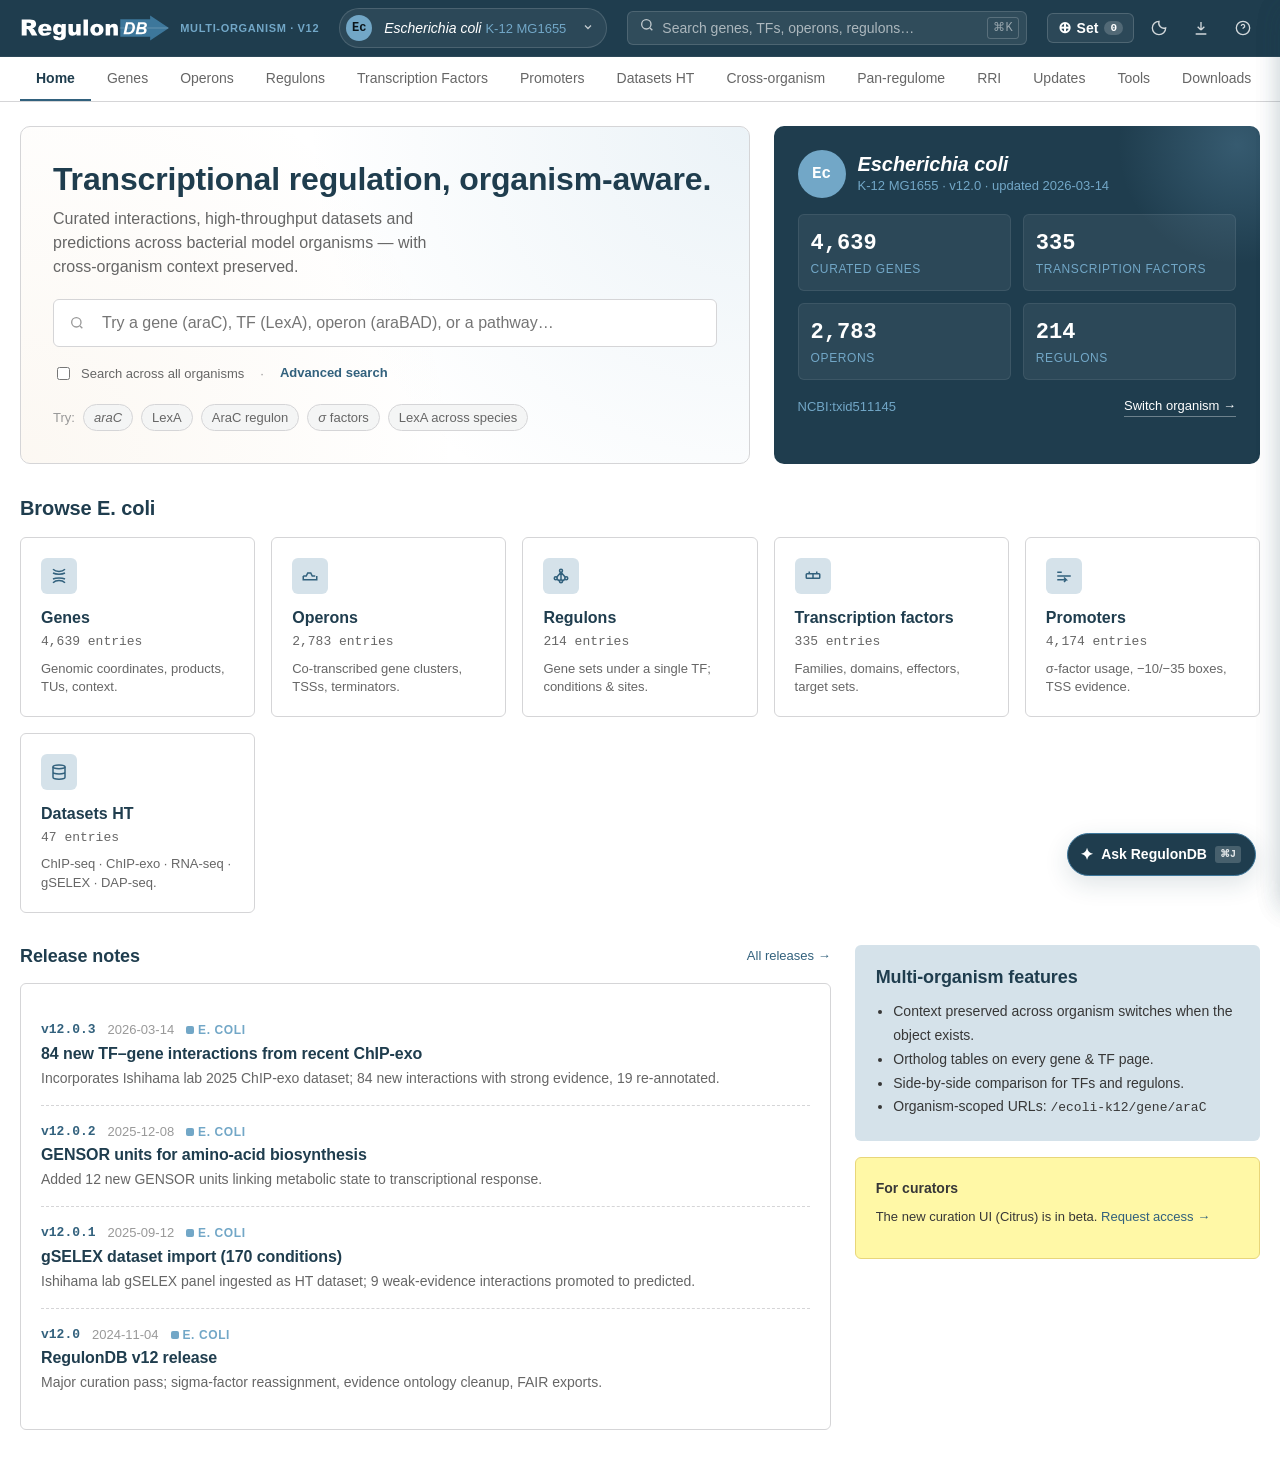
<file: index.html>
<!DOCTYPE html>
<html lang="en">
<head>
  <meta charset="utf-8">
  <title>RegulonDB MG — Multi-organism prototype</title>
  <meta http-equiv="refresh" content="0; url=regulondb_mg_prototype.html">
  <link rel="canonical" href="regulondb_mg_prototype.html">
  <script>window.location.replace("regulondb_mg_prototype.html" + window.location.hash);</script>
  <style>
    body { font: 14px/1.5 -apple-system, BlinkMacSystemFont, Arial, sans-serif; color: #373737; padding: 40px; }
    a { color: #32617D; }
  </style>
</head>
<body>
  <p>Redirecting to <a href="regulondb_mg_prototype.html">regulondb_mg_prototype.html</a>…</p>
</body>
</html>
</file>
<file: regulondb/tokens.css>
/* =========================================================================
   RegulonDB Multi-Organism — Design Tokens
   Semantic layer on top of the brand palette specified in the brief.
   All tokens use relative units for type; spacing uses rem multiples.
   ========================================================================= */

:root {
  /* ---- Brand palette (from brief) ---- */
  --blue-1: #1F3D4E;   /* darkest — headers, titles */
  --blue-2: #32617D;   /* mid-dark — links, primary CTAs */
  --blue-3: #3D779B;   /* mid — hover, accents */
  --blue-4: #72A7C7;   /* light — badges, soft highlights */
  --blue-5: #D5E2EA;   /* very light — section backgrounds, cards */

  --grey-1: #373737;   /* body text */
  --grey-2: #666666;   /* secondary text */
  --grey-3: #999999;   /* tertiary, placeholders */
  --grey-4: #D5D5D7;   /* borders, dividers */
  --grey-5: #F4F5F5;   /* subtle surface */
  --rest:   #FFFFFF;   /* canvas */

  --error: #C93A1D;
  --accent: #C98528;
  --accent-light: #D2A769;
  --postit: #FFF8A6;

  /* ---- Semantic surfaces ---- */
  --surface-canvas: var(--rest);
  --surface-raised: var(--rest);
  --surface-sunken: var(--grey-5);
  --surface-section: var(--blue-5);
  --surface-note: var(--postit);
  --surface-header: var(--blue-1);

  /* ---- Semantic text ---- */
  --text-primary: var(--grey-1);
  --text-secondary: var(--grey-2);
  --text-tertiary: var(--grey-3);
  --text-on-dark: #ffffff;
  --text-link: var(--blue-2);
  --text-link-hover: var(--blue-3);
  --text-title: var(--blue-1);

  /* ---- Semantic borders ---- */
  --border-default: var(--grey-4);
  --border-strong: var(--grey-3);
  --border-focus: var(--blue-3);
  --border-subtle: #e8eaec;

  /* ---- Evidence roles ---- */
  --evidence-curated-bg: #e3ecf2;
  --evidence-curated-fg: var(--blue-2);
  --evidence-predicted-bg: #f6ead7;
  --evidence-predicted-fg: #8a5a15;
  --evidence-ht-bg: #e8e1ef;
  --evidence-ht-fg: #5a3b86;
  --evidence-weak-bg: #fde8e4;
  --evidence-weak-fg: var(--error);

  /* ---- Object-type accents (consistent iconography color) ---- */
  --obj-gene: #2f6b48;
  --obj-operon: #7a4a1e;
  --obj-tf: #6b2f64;
  --obj-regulon: #1a4d6b;
  --obj-promoter: #a14522;
  --obj-dataset: #3d4a7a;

  /* ---- Typography ---- */
  --font-sans: Arial, "Helvetica Neue", Helvetica, sans-serif;
  --font-serif: "Times New Roman", Times, serif;
  --font-mono: ui-monospace, "SF Mono", Menlo, Consolas, monospace;

  /* Type scale — relative (brief requires no hard px for type).
     Base = 16px in browsers; these follow the spec sizes as rem. */
  --fs-h1: 1.5rem;     /* 24 */
  --fs-h2: 1.375rem;   /* 22 */
  --fs-h3: 1.25rem;    /* 20 */
  --fs-h4: 1.125rem;   /* 18 */
  --fs-body-lg: 1rem;    /* 16 — "relevant text" */
  --fs-body: 0.875rem;   /* 14 — "normal text" */
  --fs-small: 0.8125rem; /* 13 */
  --fs-micro: 0.75rem;   /* 12 — micro-labels only, not body */

  --lh-tight: 1.25;
  --lh-normal: 1.5;
  --lh-loose: 1.7;

  /* ---- Spacing (4/8 base) ---- */
  --sp-1: 0.25rem;
  --sp-2: 0.5rem;
  --sp-3: 0.75rem;
  --sp-4: 1rem;
  --sp-5: 1.25rem;
  --sp-6: 1.5rem;
  --sp-7: 2rem;
  --sp-8: 2.5rem;
  --sp-9: 3rem;
  --sp-10: 4rem;

  /* ---- Radii ---- */
  --radius-sm: 3px;
  --radius-md: 6px;
  --radius-lg: 10px;
  --radius-pill: 999px;

  /* ---- Shadows (restrained, scientific) ---- */
  --shadow-1: 0 1px 2px rgba(31, 61, 78, 0.06);
  --shadow-2: 0 2px 6px rgba(31, 61, 78, 0.10);
  --shadow-3: 0 8px 24px rgba(31, 61, 78, 0.14);

  /* ---- Layout ---- */
  --container-max: 1400px;
  --header-height: 56px;
  --subheader-height: 44px;
  --rail-width: 220px;
  --transition-fast: 120ms ease;
  --transition-med: 200ms ease;

  /* ---- Focus ring (WCAG AA) ---- */
  --focus-ring: 0 0 0 2px var(--rest), 0 0 0 4px var(--blue-3);
}

/* =========================================================================
   Dark mode — semantic tokens remapped; brand hues preserved via shift
   ========================================================================= */
[data-theme="dark"] {
  --surface-canvas: #0f1b22;
  --surface-raised: #162731;
  --surface-sunken: #0b141a;
  --surface-section: #1a2d38;
  --surface-note: #4a4721;
  --surface-header: #0a141a;

  --text-primary: #e6ecef;
  --text-secondary: #a7b4bb;
  --text-tertiary: #7a8890;
  --text-on-dark: #ffffff;
  --text-link: #9cc5dc;
  --text-link-hover: #bfdcec;
  --text-title: #e6ecef;

  --border-default: #2a3d48;
  --border-strong: #3b5260;
  --border-subtle: #1e2e38;

  --evidence-curated-bg: #1b2e3a;
  --evidence-curated-fg: #9cc5dc;
  --evidence-predicted-bg: #3a2c15;
  --evidence-predicted-fg: #e3b977;
  --evidence-ht-bg: #2b2338;
  --evidence-ht-fg: #c7b0e8;
  --evidence-weak-bg: #3a1f18;
  --evidence-weak-fg: #ef7d67;

  --shadow-1: 0 1px 2px rgba(0, 0, 0, 0.4);
  --shadow-2: 0 2px 6px rgba(0, 0, 0, 0.5);
  --shadow-3: 0 8px 24px rgba(0, 0, 0, 0.55);
}

@media (prefers-color-scheme: dark) {
  :root:not([data-theme="light"]) {
    --surface-canvas: #0f1b22;
    --surface-raised: #162731;
    --surface-sunken: #0b141a;
    --surface-section: #1a2d38;
    --surface-note: #4a4721;
    --surface-header: #0a141a;
    --text-primary: #e6ecef;
    --text-secondary: #a7b4bb;
    --text-tertiary: #7a8890;
    --text-link: #9cc5dc;
    --text-link-hover: #bfdcec;
    --text-title: #e6ecef;
    --border-default: #2a3d48;
    --border-strong: #3b5260;
    --border-subtle: #1e2e38;
    --evidence-curated-bg: #1b2e3a;
    --evidence-curated-fg: #9cc5dc;
    --evidence-predicted-bg: #3a2c15;
    --evidence-predicted-fg: #e3b977;
  }
}
</file>
<file: regulondb/styles.css>
/* =========================================================================
   RegulonDB MG — Components & Layout
   ========================================================================= */

*, *::before, *::after { box-sizing: border-box; }

html { scroll-behavior: smooth; }

body {
  margin: 0;
  font-family: var(--font-sans);
  font-size: var(--fs-body);
  line-height: var(--lh-normal);
  color: var(--text-primary);
  background: var(--surface-canvas);
  -webkit-font-smoothing: antialiased;
  text-rendering: optimizeLegibility;
}

/* --- Typography base --- */
h1, h2, h3, h4 {
  font-family: var(--font-sans);
  font-weight: 700;
  color: var(--text-title);
  margin: 0;
  line-height: var(--lh-tight);
  letter-spacing: -0.005em;
}
h1 { font-size: var(--fs-h1); }
h2 { font-size: var(--fs-h2); }
h3 { font-size: var(--fs-h3); }
h4 { font-size: var(--fs-h4); }

p { margin: 0 0 var(--sp-3); }

a {
  color: var(--text-link);
  text-decoration: none;
  border-bottom: 1px solid transparent;
  transition: color var(--transition-fast), border-color var(--transition-fast);
}
a:hover { color: var(--text-link-hover); border-bottom-color: currentColor; }
a:focus-visible { outline: none; box-shadow: var(--focus-ring); border-radius: 2px; }

button {
  font-family: inherit;
  font-size: inherit;
  cursor: pointer;
  border: none;
  background: none;
  color: inherit;
}
button:focus-visible { outline: none; box-shadow: var(--focus-ring); border-radius: var(--radius-md); }

/* Scientific nomenclature helpers */
.gene, .taxon { font-style: italic; }
.protein { font-style: normal; }
.citation { font-family: var(--font-serif); font-style: italic; color: var(--text-secondary); }

/* Skip link */
.skip-link {
  position: absolute; left: -9999px; top: 0;
  background: var(--blue-1); color: #fff; padding: var(--sp-2) var(--sp-4);
  z-index: 1000; border-radius: 0 0 var(--radius-md) 0;
}
.skip-link:focus { left: 0; }

/* =========================================================================
   HEADER + ORGANISM SELECTOR
   ========================================================================= */
.app-header {
  position: sticky; top: 0; z-index: 50;
  background: var(--surface-header);
  color: var(--text-on-dark);
  border-bottom: 1px solid rgba(255,255,255,0.06);
}
.app-header__inner {
  max-width: var(--container-max);
  margin: 0 auto;
  padding: 0 var(--sp-5);
  height: var(--header-height);
  display: flex; align-items: center; gap: var(--sp-5);
}
.brand {
  display: flex; align-items: center; gap: 10px;
  color: #fff; border-bottom: none;
  text-decoration: none;
}
.brand:hover { color: #fff; border-bottom: none; }
.brand__logo {
  display: block;
  height: 26px;
  width: auto;
  flex: none;
}
.brand__strap {
  font-weight: 700; font-size: 0.6875rem;
  color: var(--blue-4); letter-spacing: 0.06em; text-transform: uppercase;
}
@media (max-width: 760px) {
  .brand__logo { height: 22px; }
  .brand__strap { display: none; }
}

/* Organism pill in header */
.org-pill {
  display: flex; align-items: center; gap: var(--sp-3);
  background: rgba(255,255,255,0.06);
  border: 1px solid rgba(255,255,255,0.14);
  color: #fff;
  padding: 0.375rem var(--sp-3) 0.375rem 0.375rem;
  border-radius: var(--radius-pill);
  font-size: var(--fs-body);
  transition: background var(--transition-fast), border-color var(--transition-fast);
}
.org-pill:hover { background: rgba(255,255,255,0.12); border-color: rgba(255,255,255,0.22); }
.org-pill__avatar {
  width: 26px; height: 26px; border-radius: 50%;
  display: grid; place-items: center;
  font-family: var(--font-mono); font-size: 0.75rem; font-weight: 700;
  color: #0a141a;
}
.org-pill__strain { color: var(--blue-4); margin-left: var(--sp-1); font-size: var(--fs-small); }
.org-pill__chevron { opacity: 0.7; margin-left: var(--sp-1); }
.org-pill { position: relative; }

/* Dropdown variant (anchored to pill) */
.org-dropdown {
  position: absolute;
  top: calc(100% + 6px); left: 0;
  width: 320px;
  background: var(--surface-raised);
  border: 1px solid var(--border-default);
  border-radius: var(--radius-md);
  box-shadow: var(--shadow-3);
  z-index: 80;
  padding: var(--sp-2);
  display: none;
}
.org-dropdown.is-open { display: block; }
.org-dropdown__search {
  position: relative;
  padding: var(--sp-1) var(--sp-1) var(--sp-2);
  border-bottom: 1px solid var(--border-default);
  margin-bottom: var(--sp-2);
}
.org-dropdown__search input {
  width: 100%; height: 32px;
  padding: 0 var(--sp-2) 0 2rem;
  border: 1px solid var(--border-default);
  border-radius: var(--radius-sm);
  background: var(--surface-sunken);
  color: var(--text-primary);
  font-family: inherit; font-size: var(--fs-small);
}
.org-dropdown__search input:focus { outline: none; border-color: var(--blue-3); background: var(--surface-raised); }
.org-dropdown__search svg {
  position: absolute; left: calc(var(--sp-1) + var(--sp-2)); top: 50%; transform: translate(0, -40%);
  color: var(--text-tertiary);
}
.org-dd-row {
  display: flex; align-items: center; gap: var(--sp-3);
  width: 100%; text-align: left;
  padding: var(--sp-2) var(--sp-2);
  border-radius: var(--radius-sm);
  color: var(--text-primary);
  border: none; background: none;
  font-size: var(--fs-body);
  cursor: pointer;
}
.org-dd-row:hover, .org-dd-row:focus-visible { background: var(--surface-section); outline: none; }
.org-dd-row__avatar {
  width: 28px; height: 28px; border-radius: 50%;
  display: grid; place-items: center;
  font-family: var(--font-mono); font-size: 0.75rem; font-weight: 700; color: #0a141a;
  flex-shrink: 0;
}
.org-dd-row__name { font-weight: 700; color: var(--text-title); }
.org-dd-row__name em { font-style: italic; }
.org-dd-row__strain { font-size: var(--fs-small); color: var(--text-secondary); }
.org-dd-row__count { margin-left: auto; font-family: var(--font-mono); font-size: var(--fs-micro); color: var(--text-tertiary); }
.org-dd-row.is-active { background: var(--surface-section); }
.org-dd-row.is-active .org-dd-row__name::after {
  content: '●'; color: var(--blue-2); margin-left: 6px; font-size: 0.7em;
}
[data-theme="dark"] .org-dd-row.is-active .org-dd-row__name::after { color: var(--blue-4); }
.org-dropdown__foot {
  padding: var(--sp-2) var(--sp-3);
  border-top: 1px solid var(--border-default);
  margin-top: var(--sp-2);
  font-size: var(--fs-micro); color: var(--text-tertiary);
  display: flex; justify-content: space-between; align-items: center;
}
.org-dropdown__foot button {
  font-size: var(--fs-micro); color: var(--text-link); font-weight: 700;
}

/* Global search in header */
.header-search {
  flex: 1;
  max-width: 560px;
  position: relative;
}
.header-search input {
  width: 100%;
  height: 34px;
  background: rgba(255,255,255,0.08);
  border: 1px solid rgba(255,255,255,0.14);
  color: #fff;
  padding: 0 var(--sp-3) 0 2.125rem;
  border-radius: var(--radius-md);
  font-size: var(--fs-body);
  font-family: inherit;
}
.header-search input::placeholder { color: rgba(255,255,255,0.6); }
.header-search input:focus {
  outline: none;
  background: rgba(255,255,255,0.14);
  border-color: var(--blue-4);
}
.header-search__icon {
  position: absolute; left: var(--sp-3); top: 50%; transform: translateY(-50%);
  color: rgba(255,255,255,0.7);
  pointer-events: none;
}
.header-search__kbd {
  position: absolute; right: var(--sp-2); top: 50%; transform: translateY(-50%);
  font-family: var(--font-mono); font-size: var(--fs-micro);
  color: rgba(255,255,255,0.5);
  border: 1px solid rgba(255,255,255,0.2);
  border-radius: 3px;
  padding: 1px 5px;
}

.header-right { margin-left: auto; display: flex; align-items: center; gap: var(--sp-2); }
.icon-btn {
  width: 34px; height: 34px;
  border-radius: var(--radius-md);
  display: grid; place-items: center;
  color: rgba(255,255,255,0.8);
  transition: background var(--transition-fast), color var(--transition-fast);
}
.icon-btn:hover { background: rgba(255,255,255,0.1); color: #fff; }

/* Primary nav row below header */
.app-nav {
  background: var(--surface-raised);
  border-bottom: 1px solid var(--border-default);
  position: sticky; top: var(--header-height); z-index: 40;
}
.app-nav__inner {
  max-width: var(--container-max);
  margin: 0 auto;
  padding: 0 var(--sp-5);
  height: var(--subheader-height);
  display: flex; align-items: stretch; gap: 0;
  overflow-x: auto;
}
.app-nav a {
  display: flex; align-items: center; gap: var(--sp-2);
  padding: 0 var(--sp-4);
  font-size: var(--fs-body);
  color: var(--text-secondary);
  border-bottom: 2px solid transparent;
  white-space: nowrap;
}
.app-nav a:hover { color: var(--text-primary); border-bottom-color: var(--border-default); }
.app-nav a.is-active {
  color: var(--blue-1); border-bottom-color: var(--blue-2);
  font-weight: 700;
}
[data-theme="dark"] .app-nav a.is-active { color: var(--text-primary); border-bottom-color: var(--blue-4); }

/* =========================================================================
   ORGANISM DRAWER (opened from pill)
   ========================================================================= */
.drawer-backdrop {
  position: fixed; inset: 0;
  background: rgba(15, 27, 34, 0.5);
  backdrop-filter: blur(2px);
  z-index: 100;
  opacity: 0; pointer-events: none;
  transition: opacity var(--transition-med);
}
.drawer-backdrop.is-open { opacity: 1; pointer-events: auto; }

.drawer {
  position: fixed; top: 0; right: 0; bottom: 0;
  width: min(440px, 100vw);
  background: var(--surface-raised);
  box-shadow: var(--shadow-3);
  z-index: 101;
  transform: translateX(100%);
  transition: transform var(--transition-med);
  display: flex; flex-direction: column;
}
.drawer.is-open { transform: translateX(0); }
.drawer__header {
  padding: var(--sp-5);
  border-bottom: 1px solid var(--border-default);
  display: flex; justify-content: space-between; align-items: flex-start; gap: var(--sp-4);
}
.drawer__header h2 { font-size: var(--fs-h3); }
.drawer__header p { font-size: var(--fs-body); color: var(--text-secondary); margin: var(--sp-1) 0 0; }
.drawer__close {
  width: 32px; height: 32px; border-radius: var(--radius-md);
  color: var(--text-secondary);
}
.drawer__close:hover { background: var(--surface-sunken); color: var(--text-primary); }

.drawer__search {
  padding: var(--sp-4) var(--sp-5);
  border-bottom: 1px solid var(--border-default);
  position: relative;
}
.drawer__search input {
  width: 100%; height: 36px;
  padding: 0 var(--sp-3) 0 2.125rem;
  border: 1px solid var(--border-default);
  border-radius: var(--radius-md);
  font-size: var(--fs-body);
  font-family: inherit;
  background: var(--surface-sunken);
  color: var(--text-primary);
}
.drawer__search input:focus { outline: none; border-color: var(--blue-3); background: var(--surface-raised); }
.drawer__search svg {
  position: absolute; left: calc(var(--sp-5) + var(--sp-3));
  top: 50%; transform: translateY(-50%);
  color: var(--text-tertiary);
}

.drawer__list {
  flex: 1; overflow-y: auto;
  padding: var(--sp-3);
}
.org-card {
  display: block;
  width: 100%;
  text-align: left;
  padding: var(--sp-4);
  border-radius: var(--radius-md);
  border: 1px solid var(--border-default);
  background: var(--surface-raised);
  margin-bottom: var(--sp-3);
  cursor: pointer;
  transition: border-color var(--transition-fast), background var(--transition-fast);
  color: var(--text-primary);
}
.org-card:hover { border-color: var(--blue-3); background: var(--surface-sunken); }
.org-card.is-active { border-color: var(--blue-2); background: var(--surface-section); }
.org-card__top { display: flex; align-items: center; gap: var(--sp-3); margin-bottom: var(--sp-3); }
.org-card__avatar {
  width: 40px; height: 40px; border-radius: 50%;
  display: grid; place-items: center;
  font-family: var(--font-mono); font-size: 0.9rem; font-weight: 700; color: #0a141a;
  flex-shrink: 0;
}
.org-card__name {
  font-weight: 700; color: var(--text-title); font-size: var(--fs-body-lg);
}
.org-card__name em { font-style: italic; }
.org-card__strain { font-size: var(--fs-small); color: var(--text-secondary); }
.org-card__active-badge {
  margin-left: auto;
  font-size: var(--fs-micro); text-transform: uppercase; letter-spacing: 0.05em;
  color: var(--blue-2); font-weight: 700;
}
[data-theme="dark"] .org-card__active-badge { color: var(--blue-4); }
.org-card__stats {
  display: grid; grid-template-columns: repeat(4, 1fr); gap: var(--sp-2);
  padding-top: var(--sp-3);
  border-top: 1px dashed var(--border-default);
}
.org-card__stat { text-align: left; }
.org-card__stat-value {
  font-family: var(--font-mono); font-size: var(--fs-body); font-weight: 700;
  color: var(--text-title);
}
.org-card__stat-label {
  font-size: var(--fs-micro); color: var(--text-tertiary);
  text-transform: uppercase; letter-spacing: 0.04em;
}

/* =========================================================================
   LAYOUT HELPERS
   ========================================================================= */
.container {
  max-width: var(--container-max);
  margin: 0 auto;
  padding: var(--sp-6) var(--sp-5) var(--sp-9);
}

.breadcrumbs {
  display: flex; align-items: center; flex-wrap: wrap; gap: var(--sp-1);
  font-size: var(--fs-small);
  color: var(--text-secondary);
  margin-bottom: var(--sp-4);
}
.breadcrumbs a { color: var(--text-secondary); border-bottom: none; }
.breadcrumbs a:hover { color: var(--text-link); }
.breadcrumbs .sep { color: var(--text-tertiary); margin: 0 var(--sp-1); }
.breadcrumbs .current { color: var(--text-primary); font-weight: 700; }

/* =========================================================================
   BADGES & CHIPS
   ========================================================================= */
.badge {
  display: inline-flex; align-items: center; gap: 0.3em;
  padding: 0.15rem 0.5rem;
  border-radius: var(--radius-pill);
  font-size: var(--fs-micro);
  font-weight: 700;
  letter-spacing: 0.02em;
  line-height: 1.4;
  white-space: nowrap;
  text-transform: uppercase;
}
.badge--curated { background: var(--evidence-curated-bg); color: var(--evidence-curated-fg); }
.badge--predicted { background: var(--evidence-predicted-bg); color: var(--evidence-predicted-fg); }
.badge--ht { background: var(--evidence-ht-bg); color: var(--evidence-ht-fg); }
.badge--weak { background: var(--evidence-weak-bg); color: var(--evidence-weak-fg); }
.badge--plain {
  background: var(--surface-sunken); color: var(--text-secondary);
  border: 1px solid var(--border-default);
}

.evidence-code {
  display: inline-flex; align-items: center; gap: 4px;
  font-family: var(--font-mono);
  font-size: var(--fs-micro);
  padding: 1px 5px;
  background: var(--surface-sunken);
  border: 1px solid var(--border-default);
  border-radius: var(--radius-sm);
  color: var(--text-secondary);
  cursor: help;
  text-transform: none;
}

.obj-tag {
  display: inline-flex; align-items: center; gap: 4px;
  font-size: var(--fs-micro);
  font-weight: 700;
  text-transform: uppercase;
  letter-spacing: 0.05em;
}
.obj-tag::before {
  content: ''; width: 8px; height: 8px; border-radius: 2px;
  display: inline-block;
  background: currentColor;
}
.obj-tag--gene { color: var(--obj-gene); }
.obj-tag--operon { color: var(--obj-operon); }
.obj-tag--tf { color: var(--obj-tf); }
.obj-tag--regulon { color: var(--obj-regulon); }
.obj-tag--promoter { color: var(--obj-promoter); }
.obj-tag--dataset { color: var(--obj-dataset); }

/* =========================================================================
   BUTTONS
   ========================================================================= */
.btn {
  display: inline-flex; align-items: center; justify-content: center;
  gap: var(--sp-2);
  padding: 0.5rem var(--sp-4);
  border-radius: var(--radius-md);
  font-size: var(--fs-body);
  font-weight: 700;
  font-family: inherit;
  border: 1px solid transparent;
  transition: background var(--transition-fast), color var(--transition-fast), border-color var(--transition-fast);
  line-height: 1.2;
}
.btn--primary { background: var(--blue-2); color: #fff; }
.btn--primary:hover { background: var(--blue-1); }
.btn--secondary {
  background: var(--surface-raised);
  color: var(--text-link);
  border-color: var(--border-default);
}
.btn--secondary:hover { border-color: var(--blue-3); color: var(--text-link-hover); }
.btn--ghost {
  background: transparent; color: var(--text-secondary); border: 1px solid transparent;
}
.btn--ghost:hover { background: var(--surface-sunken); color: var(--text-primary); }
.btn--accent {
  background: var(--surface-raised); color: var(--accent); border-color: var(--accent-light);
}
.btn--accent:hover { background: #fdf4e5; }
[data-theme="dark"] .btn--accent:hover { background: #2b1f10; }
.btn--sm { padding: 0.3rem var(--sp-3); font-size: var(--fs-small); }

/* =========================================================================
   CARDS & PANELS
   ========================================================================= */
.card {
  background: var(--surface-raised);
  border: 1px solid var(--border-default);
  border-radius: var(--radius-md);
  padding: var(--sp-5);
}
.card--sunken { background: var(--surface-sunken); }
.card--section { background: var(--surface-section); border-color: transparent; }
.card--note { background: var(--surface-note); border-color: #e8d67a; }
[data-theme="dark"] .card--note { border-color: #6a6430; color: #f1ead0; }

.card__title { font-size: var(--fs-h4); margin-bottom: var(--sp-3); }
.card__hd {
  display: flex; justify-content: space-between; align-items: center;
  margin-bottom: var(--sp-4); gap: var(--sp-3);
}
.card__hd h3 { font-size: var(--fs-h4); }

/* key-value list */
.kv { display: grid; grid-template-columns: 9rem 1fr; gap: var(--sp-2) var(--sp-4); font-size: var(--fs-body); }
.kv dt { color: var(--text-secondary); font-weight: 400; }
.kv dd { margin: 0; color: var(--text-primary); }

/* =========================================================================
   TABLES
   ========================================================================= */
.table-wrap {
  overflow-x: auto;
  border: 1px solid var(--border-default);
  border-radius: var(--radius-md);
  background: var(--surface-raised);
}
.table-wrap__toolbar {
  display: flex; justify-content: space-between; align-items: center; gap: var(--sp-3);
  padding: var(--sp-3) var(--sp-4);
  border-bottom: 1px solid var(--border-default);
  background: var(--surface-sunken);
  flex-wrap: wrap;
}
.table-wrap__toolbar .export { display: flex; gap: var(--sp-1); align-items: center; }
table.data {
  width: 100%;
  border-collapse: collapse;
  font-size: var(--fs-body);
}
table.data th, table.data td {
  padding: var(--sp-3) var(--sp-4);
  text-align: left;
  border-bottom: 1px solid var(--border-subtle);
  vertical-align: top;
}
table.data th {
  background: var(--surface-sunken);
  font-weight: 700; font-size: var(--fs-small);
  color: var(--text-secondary);
  text-transform: uppercase;
  letter-spacing: 0.04em;
  border-bottom: 1px solid var(--border-default);
  white-space: nowrap;
  position: sticky; top: 0;
}
table.data tbody tr:hover { background: var(--surface-sunken); }
table.data tr:last-child td { border-bottom: none; }
.anchor-col { position: sticky; left: 0; background: var(--surface-raised); box-shadow: 1px 0 0 var(--border-default); }
table.data tbody tr:hover .anchor-col { background: var(--surface-sunken); }

/* =========================================================================
   HOME
   ========================================================================= */
.home-hero {
  display: grid;
  grid-template-columns: 1.5fr 1fr;
  gap: var(--sp-6);
  margin-bottom: var(--sp-7);
}
@media (max-width: 900px) { .home-hero { grid-template-columns: 1fr; } }

.hero-search {
  background: var(--surface-raised);
  border: 1px solid var(--border-default);
  border-radius: var(--radius-lg);
  padding: var(--sp-7);
  position: relative;
  overflow: hidden;
}
.hero-search::before {
  content: ''; position: absolute; inset: 0;
  background:
    radial-gradient(circle at 100% 0%, rgba(114, 167, 199, 0.14), transparent 55%),
    radial-gradient(circle at 0% 100%, rgba(201, 133, 40, 0.06), transparent 55%);
  pointer-events: none;
}
.hero-search > * { position: relative; }
.hero-search h1 { font-size: clamp(1.625rem, 3vw, 2rem); margin-bottom: var(--sp-2); }
.hero-search__sub { color: var(--text-secondary); font-size: var(--fs-body-lg); margin-bottom: var(--sp-5); max-width: 44ch; }
.hero-search__input {
  position: relative; margin-bottom: var(--sp-4);
}
.hero-search__input input {
  width: 100%; height: 48px;
  padding: 0 var(--sp-4) 0 3rem;
  border: 1px solid var(--border-default);
  border-radius: var(--radius-md);
  font-size: var(--fs-body-lg);
  font-family: inherit;
  background: var(--surface-raised);
  color: var(--text-primary);
}
.hero-search__input input:focus { outline: none; border-color: var(--blue-3); box-shadow: 0 0 0 4px rgba(61, 119, 155, 0.12); }
.hero-search__input svg {
  position: absolute; left: var(--sp-4); top: 50%; transform: translateY(-50%);
  color: var(--text-tertiary);
}
.hero-search__toggle {
  display: flex; align-items: center; gap: var(--sp-3);
  font-size: var(--fs-small); color: var(--text-secondary);
}
.hero-search__examples {
  margin-top: var(--sp-5);
  display: flex; flex-wrap: wrap; gap: var(--sp-2);
  align-items: center;
  font-size: var(--fs-small); color: var(--text-tertiary);
}
.hero-search__examples a {
  font-size: var(--fs-small);
  padding: 3px 10px;
  border-radius: var(--radius-pill);
  background: var(--surface-sunken);
  border: 1px solid var(--border-default);
  color: var(--text-secondary);
}
.hero-search__examples a:hover { background: var(--surface-section); border-color: var(--blue-3); color: var(--blue-2); }

/* Active organism card (home) */
.active-org-card {
  background: var(--blue-1);
  color: #fff;
  border-radius: var(--radius-lg);
  padding: var(--sp-6);
  display: flex; flex-direction: column; gap: var(--sp-4);
  position: relative; overflow: hidden;
}
.active-org-card::after {
  content: ''; position: absolute; top: -30%; right: -20%;
  width: 240px; height: 240px; border-radius: 50%;
  background: radial-gradient(circle, rgba(114,167,199,0.28), transparent 70%);
  pointer-events: none;
}
.active-org-card > * { position: relative; }
.active-org-card__hd { display: flex; align-items: center; gap: var(--sp-3); }
.active-org-card__avatar {
  width: 48px; height: 48px; border-radius: 50%;
  display: grid; place-items: center;
  font-family: var(--font-mono); font-weight: 700; font-size: 1rem;
}
.active-org-card h2 { color: #fff; font-size: var(--fs-h3); line-height: 1.2; }
.active-org-card h2 em { font-style: italic; }
.active-org-card p { color: var(--blue-4); font-size: var(--fs-small); margin: 0; }
.active-org-card__stats {
  display: grid; grid-template-columns: repeat(2, 1fr);
  gap: var(--sp-3);
}
.active-stat {
  padding: var(--sp-3); border-radius: var(--radius-md);
  background: rgba(255,255,255,0.06);
  border: 1px solid rgba(255,255,255,0.08);
}
.active-stat__v { font-family: var(--font-mono); font-size: 1.375rem; font-weight: 700; color: #fff; }
.active-stat__l { font-size: var(--fs-micro); color: var(--blue-4); text-transform: uppercase; letter-spacing: 0.05em; }
.active-org-card__foot {
  display: flex; gap: var(--sp-2); justify-content: space-between; align-items: center;
  font-size: var(--fs-small); color: var(--blue-4);
}
.active-org-card__foot a { color: #fff; border-bottom: 1px solid rgba(255,255,255,0.35); }
.active-org-card__foot a:hover { border-bottom-color: #fff; }

/* Quick-access grid */
.quick-grid {
  display: grid; grid-template-columns: repeat(auto-fill, minmax(220px, 1fr));
  gap: var(--sp-4);
  margin-bottom: var(--sp-7);
}
.quick-card {
  display: block;
  padding: var(--sp-5);
  background: var(--surface-raised);
  border: 1px solid var(--border-default);
  border-radius: var(--radius-md);
  color: var(--text-primary);
  border-bottom: 1px solid var(--border-default);
  transition: transform var(--transition-fast), border-color var(--transition-fast), box-shadow var(--transition-fast);
}
.quick-card:hover {
  transform: translateY(-2px);
  border-color: var(--blue-3);
  box-shadow: var(--shadow-2);
  color: var(--text-primary);
}
.quick-card__icon {
  width: 36px; height: 36px; border-radius: var(--radius-md);
  background: var(--surface-section); color: var(--blue-2);
  display: grid; place-items: center;
  margin-bottom: var(--sp-3);
}
[data-theme="dark"] .quick-card__icon { color: var(--blue-4); }
.quick-card__title { font-size: var(--fs-body-lg); font-weight: 700; color: var(--text-title); margin-bottom: 2px; }
.quick-card__count { font-family: var(--font-mono); font-size: var(--fs-small); color: var(--text-secondary); }
.quick-card__desc { font-size: var(--fs-small); color: var(--text-secondary); margin-top: var(--sp-2); line-height: 1.4; }

.home-grid {
  display: grid; grid-template-columns: 2fr 1fr; gap: var(--sp-6);
}
@media (max-width: 900px) { .home-grid { grid-template-columns: 1fr; } }

.release-note {
  padding: var(--sp-4) 0;
  border-bottom: 1px dashed var(--border-default);
}
.release-note:last-child { border-bottom: none; }
.release-note__top {
  display: flex; align-items: center; gap: var(--sp-3); margin-bottom: var(--sp-1);
  font-size: var(--fs-small); color: var(--text-tertiary);
}
.release-note__version {
  font-family: var(--font-mono); font-weight: 700; color: var(--blue-2);
  font-size: var(--fs-small);
}
[data-theme="dark"] .release-note__version { color: var(--blue-4); }
.release-note h4 { font-size: var(--fs-body-lg); margin-bottom: 4px; }
.release-note p { color: var(--text-secondary); font-size: var(--fs-body); margin: 0; }

/* =========================================================================
   GENE / TF / REGULON PAGES
   ========================================================================= */
.obj-header {
  display: grid;
  grid-template-columns: 1fr auto;
  gap: var(--sp-5);
  padding: var(--sp-6);
  background: var(--surface-raised);
  border: 1px solid var(--border-default);
  border-radius: var(--radius-lg);
  margin-bottom: var(--sp-5);
  position: relative; overflow: hidden;
}
.obj-header::before {
  content: ''; position: absolute; top: 0; left: 0; right: 0; height: 3px;
  background: linear-gradient(90deg, var(--blue-2), var(--blue-4));
}
.obj-header--gene::before { background: linear-gradient(90deg, var(--obj-gene), #7ab493); }
.obj-header--tf::before { background: linear-gradient(90deg, var(--obj-tf), #a577a0); }
.obj-header--regulon::before { background: linear-gradient(90deg, var(--obj-regulon), var(--blue-4)); }

.obj-header__eyebrow {
  font-size: var(--fs-micro); font-weight: 700; text-transform: uppercase; letter-spacing: 0.08em;
  color: var(--text-tertiary);
  display: flex; align-items: center; gap: var(--sp-2);
  margin-bottom: var(--sp-2);
}
.obj-header h1 { font-size: clamp(1.5rem, 2.4vw, 2rem); margin-bottom: var(--sp-2); }
.obj-header h1 .gene { color: var(--text-title); }
.obj-header__tagline { color: var(--text-secondary); font-size: var(--fs-body-lg); max-width: 70ch; }
.obj-header__meta {
  display: flex; gap: var(--sp-4); margin-top: var(--sp-4); flex-wrap: wrap;
  font-size: var(--fs-small);
}
.obj-header__meta > div { display: flex; flex-direction: column; gap: 2px; }
.obj-header__meta span:first-child { color: var(--text-tertiary); text-transform: uppercase; font-size: var(--fs-micro); letter-spacing: 0.05em; }
.obj-header__meta span:last-child { color: var(--text-primary); font-family: var(--font-mono); }
.obj-header__actions { display: flex; flex-direction: column; gap: var(--sp-2); align-items: flex-end; }

/* Tabs */
.tabs {
  display: flex; gap: 0;
  border-bottom: 1px solid var(--border-default);
  margin-bottom: var(--sp-5);
  overflow-x: auto;
}
.tabs button {
  padding: var(--sp-3) var(--sp-4);
  font-size: var(--fs-body);
  color: var(--text-secondary);
  border-bottom: 2px solid transparent;
  white-space: nowrap;
  font-family: inherit;
}
.tabs button.is-active {
  color: var(--blue-1); border-bottom-color: var(--blue-2);
  font-weight: 700;
}
[data-theme="dark"] .tabs button.is-active { color: var(--text-primary); border-bottom-color: var(--blue-4); }
.tabs button:hover { color: var(--text-primary); }

/* Page two-column (long-scroll variant) */
.page-2col {
  display: grid;
  grid-template-columns: 1fr 280px;
  gap: var(--sp-6);
}
@media (max-width: 1000px) { .page-2col { grid-template-columns: 1fr; } }

.toc {
  position: sticky; top: calc(var(--header-height) + var(--subheader-height) + var(--sp-3));
  align-self: start;
  font-size: var(--fs-small);
}
.toc__title {
  font-size: var(--fs-micro); text-transform: uppercase; letter-spacing: 0.08em;
  color: var(--text-tertiary); font-weight: 700; margin-bottom: var(--sp-3);
}
.toc ul { list-style: none; padding: 0; margin: 0; border-left: 1px solid var(--border-default); }
.toc li a {
  display: block; padding: 6px var(--sp-3);
  color: var(--text-secondary);
  border-left: 2px solid transparent;
  margin-left: -1px;
  border-bottom: none;
}
.toc li a:hover { color: var(--text-link); }
.toc li a.is-active { color: var(--blue-1); border-left-color: var(--blue-2); font-weight: 700; background: var(--surface-section); }
[data-theme="dark"] .toc li a.is-active { color: var(--text-primary); }

.section-block {
  margin-bottom: var(--sp-7);
  scroll-margin-top: calc(var(--header-height) + var(--subheader-height) + var(--sp-4));
}
.section-block__hd {
  display: flex; justify-content: space-between; align-items: baseline; gap: var(--sp-3);
  margin-bottom: var(--sp-4); padding-bottom: var(--sp-2);
  border-bottom: 1px solid var(--border-default);
}
.section-block__hd h2 { font-size: var(--fs-h3); }
.section-block__hd p { font-size: var(--fs-small); color: var(--text-secondary); margin: 0; }

/* Genomic context strip (SVG) */
.genome-strip {
  background: var(--surface-sunken);
  border: 1px solid var(--border-default);
  border-radius: var(--radius-md);
  padding: var(--sp-4);
  overflow-x: auto;
}
.genome-strip svg { display: block; }

/* Regulation list item */
.reg-item {
  display: grid;
  grid-template-columns: auto auto 1fr auto auto;
  gap: var(--sp-3);
  align-items: center;
  padding: var(--sp-3) var(--sp-4);
  border-bottom: 1px solid var(--border-subtle);
  font-size: var(--fs-body);
}
.reg-item:last-child { border-bottom: none; }
.reg-item:hover { background: var(--surface-sunken); }
.reg-arrow {
  font-family: var(--font-mono); font-weight: 700; font-size: 1rem;
  width: 30px; text-align: center;
}
.reg-arrow--activate { color: #2f6b48; }
.reg-arrow--repress { color: var(--error); }
.reg-arrow--dual { color: var(--accent); }

/* Comparative grid */
.compare-grid {
  display: grid;
  grid-template-columns: repeat(3, 1fr);
  gap: var(--sp-4);
}
@media (max-width: 900px) { .compare-grid { grid-template-columns: 1fr; } }
.compare-col {
  background: var(--surface-raised);
  border: 1px solid var(--border-default);
  border-radius: var(--radius-md);
  overflow: hidden;
}
.compare-col__hd {
  padding: var(--sp-4);
  background: var(--surface-sunken);
  border-bottom: 1px solid var(--border-default);
  display: flex; align-items: center; gap: var(--sp-3);
}
.compare-col__body { padding: var(--sp-4); }
.compare-col__metric {
  display: flex; justify-content: space-between; padding: var(--sp-2) 0;
  border-bottom: 1px dashed var(--border-subtle);
  font-size: var(--fs-body);
}
.compare-col__metric:last-child { border-bottom: none; }
.compare-col__metric span:first-child { color: var(--text-secondary); }
.compare-col__metric span:last-child { font-weight: 700; color: var(--text-primary); font-family: var(--font-mono); }

.conservation-bar {
  display: flex; align-items: center; gap: var(--sp-2);
  margin-top: var(--sp-1);
}
.conservation-bar__track {
  flex: 1; height: 6px; border-radius: 3px; background: var(--surface-sunken); overflow: hidden;
}
.conservation-bar__fill { height: 100%; background: var(--blue-3); }

/* =========================================================================
   SEARCH RESULTS + FACETS
   ========================================================================= */
.search-layout {
  display: grid;
  grid-template-columns: 240px 1fr;
  gap: var(--sp-5);
}
@media (max-width: 900px) { .search-layout { grid-template-columns: 1fr; } }
.facets {
  font-size: var(--fs-small);
}
.facet-group {
  margin-bottom: var(--sp-5);
  padding-bottom: var(--sp-4);
  border-bottom: 1px solid var(--border-default);
}
.facet-group__title {
  font-size: var(--fs-micro); text-transform: uppercase; letter-spacing: 0.08em;
  color: var(--text-tertiary); margin-bottom: var(--sp-2); font-weight: 700;
  display: flex; justify-content: space-between;
}
.facet-item {
  display: flex; align-items: center; gap: var(--sp-2);
  padding: 4px 0;
  cursor: pointer;
  color: var(--text-primary);
}
.facet-item input { accent-color: var(--blue-3); }
.facet-item__count { margin-left: auto; font-family: var(--font-mono); color: var(--text-tertiary); font-size: var(--fs-micro); }

.result {
  padding: var(--sp-4);
  border: 1px solid var(--border-default);
  border-radius: var(--radius-md);
  background: var(--surface-raised);
  margin-bottom: var(--sp-3);
}
.result:hover { border-color: var(--blue-3); }
.result__top { display: flex; align-items: center; gap: var(--sp-3); margin-bottom: var(--sp-2); }
.result__name { font-size: var(--fs-body-lg); font-weight: 700; color: var(--text-title); }
.result__name em { font-style: italic; }
.result__org { font-size: var(--fs-small); color: var(--text-secondary); }
.result__desc { color: var(--text-primary); font-size: var(--fs-body); margin-bottom: var(--sp-2); }
.result__meta {
  display: flex; flex-wrap: wrap; gap: var(--sp-3);
  font-size: var(--fs-small); color: var(--text-secondary);
}
.highlight { background: var(--postit); padding: 0 2px; border-radius: 2px; }
[data-theme="dark"] .highlight { background: #5a5525; color: #f5efd1; }

.active-filters {
  display: flex; flex-wrap: wrap; gap: var(--sp-2); align-items: center;
  padding: var(--sp-3) 0;
  font-size: var(--fs-small);
}
.filter-chip {
  display: inline-flex; align-items: center; gap: 4px;
  padding: 3px 4px 3px var(--sp-2);
  background: var(--surface-section); color: var(--blue-1);
  border-radius: var(--radius-pill);
  font-size: var(--fs-small); font-weight: 700;
}
.filter-chip button { padding: 0 4px; color: inherit; line-height: 1; }
[data-theme="dark"] .filter-chip { background: var(--surface-section); color: var(--text-primary); }

/* =========================================================================
   AUTOCOMPLETE DROPDOWN
   ========================================================================= */
.ac-menu {
  position: absolute;
  top: calc(100% + 4px); left: 0; right: 0;
  background: var(--surface-raised);
  border: 1px solid var(--border-default);
  border-radius: var(--radius-md);
  box-shadow: var(--shadow-3);
  z-index: 60;
  max-height: 400px; overflow-y: auto;
  padding: var(--sp-2);
}
.ac-group-label {
  padding: var(--sp-2) var(--sp-3) 4px;
  font-size: var(--fs-micro); text-transform: uppercase; letter-spacing: 0.05em;
  color: var(--text-tertiary);
}
.ac-item {
  display: flex; align-items: center; gap: var(--sp-3);
  padding: var(--sp-2) var(--sp-3);
  border-radius: var(--radius-sm);
  cursor: pointer;
  font-size: var(--fs-body);
  color: var(--text-primary);
  border: none; background: none;
  width: 100%; text-align: left;
}
.ac-item:hover, .ac-item.is-focus { background: var(--surface-section); }
[data-theme="dark"] .ac-item:hover, [data-theme="dark"] .ac-item.is-focus { background: var(--surface-section); }
.ac-item__name { font-weight: 700; }
.ac-item__name em { font-style: italic; }
.ac-item__desc { color: var(--text-secondary); font-size: var(--fs-small); margin-left: auto; }
.ac-footer {
  padding: var(--sp-3); border-top: 1px solid var(--border-default); margin-top: var(--sp-2);
  display: flex; justify-content: space-between; align-items: center;
  font-size: var(--fs-small); color: var(--text-secondary);
}

/* =========================================================================
   TWEAKS PANEL
   ========================================================================= */
.tweaks {
  position: fixed; right: var(--sp-4); bottom: var(--sp-4);
  z-index: 200;
  width: 300px;
  background: var(--surface-raised);
  border: 1px solid var(--border-default);
  border-radius: var(--radius-md);
  box-shadow: var(--shadow-3);
  font-size: var(--fs-small);
  display: none;
}
.tweaks.is-visible { display: block; }
.tweaks__hd {
  padding: var(--sp-3) var(--sp-4);
  border-bottom: 1px solid var(--border-default);
  display: flex; justify-content: space-between; align-items: center;
  background: var(--surface-sunken);
  border-radius: var(--radius-md) var(--radius-md) 0 0;
}
.tweaks__hd h4 { font-size: var(--fs-body); }
.tweaks__body { padding: var(--sp-4); display: flex; flex-direction: column; gap: var(--sp-4); }
.tweak-group__label { display: block; color: var(--text-secondary); font-size: var(--fs-micro); text-transform: uppercase; letter-spacing: 0.05em; margin-bottom: var(--sp-2); font-weight: 700; }
.tweak-opts { display: flex; gap: var(--sp-1); flex-wrap: wrap; }
.tweak-opt {
  padding: 4px var(--sp-2);
  border: 1px solid var(--border-default);
  border-radius: var(--radius-sm);
  font-size: var(--fs-small);
  background: var(--surface-raised); color: var(--text-primary);
  cursor: pointer;
}
.tweak-opt.is-on { background: var(--blue-2); color: #fff; border-color: var(--blue-2); }

/* =========================================================================
   UTILITY
   ========================================================================= */
.hstack { display: flex; align-items: center; gap: var(--sp-3); flex-wrap: wrap; }
.vstack { display: flex; flex-direction: column; gap: var(--sp-3); }
.spacer { flex: 1; }
.muted { color: var(--text-secondary); }
.tiny { font-size: var(--fs-small); }
.sr-only {
  position: absolute; width: 1px; height: 1px; padding: 0; margin: -1px;
  overflow: hidden; clip: rect(0,0,0,0); border: 0;
}
.divider-dot { color: var(--text-tertiary); margin: 0 4px; }

/* Tooltip (CSS only) */
[data-tip] { position: relative; }
[data-tip]:hover::after, [data-tip]:focus-visible::after {
  content: attr(data-tip);
  position: absolute;
  bottom: calc(100% + 6px); left: 50%; transform: translateX(-50%);
  background: var(--blue-1); color: #fff;
  font-size: var(--fs-micro);
  padding: 6px 8px;
  border-radius: var(--radius-sm);
  white-space: nowrap; z-index: 10;
  font-weight: 400;
  pointer-events: none;
  font-family: var(--font-sans);
  text-transform: none; letter-spacing: 0;
}

/* =========================================================================
   RESPONSIVE
   ========================================================================= */
@media (max-width: 760px) {
  .header-search { max-width: none; }
  .app-header__inner { gap: var(--sp-3); padding: 0 var(--sp-3); }
  .org-pill span.org-pill__strain { display: none; }
  .app-nav__inner { padding: 0 var(--sp-3); }
  .container { padding: var(--sp-4) var(--sp-3) var(--sp-7); }
  .obj-header { grid-template-columns: 1fr; }
  .obj-header__actions { flex-direction: row; align-items: flex-start; }
  .kv { grid-template-columns: 1fr; gap: 2px var(--sp-4); }
  .kv dt { font-size: var(--fs-micro); text-transform: uppercase; letter-spacing: 0.04em; margin-top: var(--sp-2); }
  .home-hero { grid-template-columns: 1fr; }
}

/* =========================================================================
   WORKING SETS — header indicator + drawer
   ========================================================================= */

.sets-indicator {
  display: inline-flex; align-items: center; gap: 6px;
  background: rgba(255,255,255,0.06);
  color: var(--text-on-dark, #fff);
  border: 1px solid rgba(255,255,255,0.16);
  border-radius: var(--radius-md);
  padding: 6px 10px;
  font-family: var(--font-sans);
  font-size: var(--fs-body);
  font-weight: 600;
  cursor: pointer;
  transition: background 120ms ease, border-color 120ms ease;
}
.sets-indicator:hover { background: rgba(255,255,255,0.12); border-color: rgba(255,255,255,0.32); }
.sets-indicator__icon { font-size: 16px; line-height: 1; }
.sets-indicator__count {
  font-family: var(--font-mono);
  font-size: 11px;
  background: rgba(255,255,255,0.18);
  padding: 1px 6px;
  border-radius: var(--radius-pill);
  min-width: 18px;
  text-align: center;
}
.sets-indicator.has-items {
  background: var(--accent, #C98528);
  border-color: var(--accent-light, #D2A769);
  color: #fff;
}
.sets-indicator.has-items:hover { filter: brightness(0.95); }
.sets-indicator.has-items .sets-indicator__count {
  background: rgba(255,255,255,0.25);
}

/* Drawer body — generic header row */
.drawer__header {
  display: flex; justify-content: space-between; align-items: center;
  padding: var(--sp-4) var(--sp-5);
  border-bottom: 1px solid var(--border-default);
}
.drawer__body { padding: var(--sp-4) var(--sp-5); overflow-y: auto; flex: 1; }
.drawer.drawer--sets { display: flex; flex-direction: column; width: min(440px, 100%); }
.drawer.drawer--sets.is-open { transform: translateX(0); }

.sets-drawer__hd {
  display: flex; justify-content: space-between; align-items: baseline;
  margin-bottom: var(--sp-3);
}
.sets-drawer__counter {
  font-family: var(--font-mono);
  font-size: var(--fs-micro);
  color: var(--text-tertiary);
}

.sets-drawer__empty {
  padding: var(--sp-5);
  border: 1px dashed var(--border-default);
  border-radius: var(--radius-md);
  background: var(--surface-sunken);
  font-size: var(--fs-body);
}

.sets-drawer__toolbar {
  display: flex; gap: 6px; flex-wrap: wrap;
  padding-bottom: var(--sp-3);
  margin-bottom: var(--sp-3);
  border-bottom: 1px solid var(--border-subtle, var(--border-default));
}

.sets-drawer__group { margin-bottom: var(--sp-4); }
.sets-drawer__group-title {
  display: flex; align-items: center; gap: 8px;
  margin-bottom: var(--sp-2);
  font-size: var(--fs-micro);
  text-transform: uppercase; letter-spacing: 0.06em;
  color: var(--text-secondary);
}
.sets-drawer__list, .sets-drawer__saved {
  list-style: none; padding: 0; margin: 0;
  display: flex; flex-direction: column; gap: 4px;
}
.sets-drawer__list li, .sets-drawer__saved li {
  display: flex; align-items: center; gap: 8px;
  border: 1px solid var(--border-default);
  border-radius: var(--radius-sm);
  background: var(--surface-raised);
  padding: 6px 8px 6px 10px;
  font-size: var(--fs-body);
}
.sets-drawer__item {
  flex: 1; display: flex; flex-direction: column; gap: 2px;
  text-decoration: none; color: inherit;
}
.sets-drawer__item:hover .sets-drawer__item-label { color: var(--text-link); }
.sets-drawer__item-meta {
  font-size: var(--fs-micro);
  color: var(--text-tertiary);
}
.icon-btn--sm {
  width: 24px; height: 24px;
  padding: 0; border-radius: var(--radius-sm);
  display: inline-grid; place-items: center;
  background: transparent;
  border: 1px solid transparent;
  color: var(--text-secondary);
  cursor: pointer;
  font-size: 16px; line-height: 1;
}
.icon-btn--sm:hover { color: var(--error); border-color: var(--border-default); background: var(--surface-sunken); }

.sets-drawer__saved li { justify-content: space-between; }
.sets-drawer__saved li > div:first-child { display: flex; flex-direction: column; }

.sets-drawer__ops {
  margin-top: var(--sp-4);
  padding: var(--sp-3);
  border: 1px solid var(--border-default);
  border-radius: var(--radius-md);
  background: var(--surface-sunken);
}
.sets-drawer__ops select {
  height: 28px;
  border: 1px solid var(--border-default);
  border-radius: var(--radius-sm);
  background: var(--surface-raised);
  color: var(--text-primary);
  font-family: inherit;
  font-size: var(--fs-micro);
  padding: 0 6px;
}

/* =========================================================================
   MODAL DIALOG — design-system replacement for window.prompt / confirm
   ========================================================================= */

.modal-overlay {
  position: fixed; inset: 0;
  background: rgba(15, 27, 34, 0.55);
  backdrop-filter: blur(2px);
  z-index: 200;
  display: grid; place-items: center;
  padding: var(--sp-4);
  animation: modal-fade 160ms ease;
}
@keyframes modal-fade { from { opacity: 0 } to { opacity: 1 } }

.modal-panel {
  background: var(--surface-raised);
  color: var(--text-primary);
  border-radius: var(--radius-lg);
  box-shadow: var(--shadow-3);
  width: min(440px, 100%);
  padding: var(--sp-6);
  font-family: var(--font-sans);
  outline: none;
  animation: modal-rise 200ms cubic-bezier(0.2, 0, 0, 1);
}
@keyframes modal-rise {
  from { transform: translateY(8px) scale(0.98); opacity: 0 }
  to   { transform: translateY(0) scale(1); opacity: 1 }
}

.modal-panel h3 {
  font-size: var(--fs-h3, 1.25rem);
  font-weight: 700;
  color: var(--text-title);
  margin: 0 0 var(--sp-2);
  line-height: 1.35;
}
.modal-desc {
  margin: 0 0 var(--sp-4);
  color: var(--text-secondary);
  font-size: var(--fs-body, 0.875rem);
  line-height: 1.55;
}
.modal-label {
  display: block;
  font-weight: 700;
  font-size: var(--fs-body, 0.875rem);
  color: var(--text-primary);
  margin: var(--sp-3) 0 var(--sp-1);
}
.modal-input {
  width: 100%;
  font-family: var(--font-sans);
  font-size: var(--fs-body, 0.875rem);
  color: var(--text-primary);
  background: var(--surface-canvas);
  border: 1px solid var(--border-default);
  border-radius: var(--radius-md);
  padding: 8px 12px;
  transition: border-color 120ms ease, box-shadow 120ms ease;
}
.modal-input:focus {
  outline: none;
  border-color: var(--blue-3);
  box-shadow: 0 0 0 3px rgba(61, 119, 155, 0.18);
}
.modal-input[aria-invalid="true"] {
  border-color: var(--error);
  box-shadow: 0 0 0 3px rgba(201, 58, 29, 0.18);
}
.modal-error {
  margin-top: 6px;
  color: var(--error);
  font-size: var(--fs-micro, 0.75rem);
  font-weight: 500;
}
.modal-actions {
  display: flex;
  justify-content: flex-end;
  gap: var(--sp-2);
  margin-top: var(--sp-5);
}

/* Reduced-motion: disable enter animations */
@media (prefers-reduced-motion: reduce) {
  .modal-overlay, .modal-panel { animation: none; }
}

/* btn--destructive — used by ConfirmDialog tone="destructive" */
.btn--destructive {
  background: var(--error);
  color: #fff;
  border-color: var(--error);
}
.btn--destructive:hover { filter: brightness(0.92); }

/* =========================================================================
   PRINT — stakeholder PDF mode
   One billboard page per view, sized for the desktop layout (1440 px wide).
   Page height is generous (2400 px) so most views fit on a single page;
   shorter views accept some trailing whitespace. Interactive overlays are
   hidden — drawers, modals, command palette — since they don't print.
   ========================================================================= */
@page {
  size: 1440px 2400px;     /* fallback when paper-height isn't set per-call  */
  margin: 0;
}
@media print {
  html, body { background: var(--surface-canvas, #fff) !important; }
  body { min-width: 1440px; width: 1440px; }
  .app-header, .app-nav { position: static !important; }
  .drawer, .drawer-backdrop, .tweaks, #regdb-toast, #regdb-modal-host,
  #setsDrawer, #setsBackdrop { display: none !important; }
  .table-wrap { overflow: visible !important; }
  *, *::before, *::after { animation: none !important; transition: none !important; }
}

/* =========================================================================
   SUMMARY HISTORY — release-history dashboard
   New components added in v1.2: StatCardWithDelta, ReleaseHighlight,
   ReleaseTimeline, GrowthChart, SummaryHistoryTemplate.
   ========================================================================= */

/* StatCardWithDelta */
.stat-card-delta {
  display: flex; align-items: flex-start; gap: var(--sp-4);
  padding: var(--sp-5);
  border: 1px solid var(--border-default);
  border-radius: var(--radius-md);
  background: var(--surface-raised);
  min-width: 180px;
}
.stat-card-delta__icon {
  width: 36px; height: 36px;
  border-radius: var(--radius-md);
  background: var(--surface-section);
  display: grid; place-items: center;
  color: var(--blue-2);
  flex: none;
}
.stat-card-delta__body { min-width: 0; }
.stat-card-delta__label {
  font-size: var(--fs-micro);
  text-transform: uppercase; letter-spacing: 0.04em;
  color: var(--text-secondary);
  font-weight: 700;
}
.stat-card-delta__value {
  font-family: var(--font-mono);
  font-size: 1.625rem; line-height: 1.1;
  color: var(--text-title);
  font-weight: 700;
  margin-top: 4px;
}
.stat-card-delta__delta {
  font-size: var(--fs-micro);
  font-family: var(--font-mono);
  margin-top: 4px;
}
.stat-delta--positive { color: var(--blue-2); }
.stat-delta--negative { color: var(--error); }
.stat-delta--neutral  { color: var(--text-tertiary); }

/* ReleaseHighlight */
.release-highlight {
  display: flex; align-items: flex-start; gap: var(--sp-3);
  padding: var(--sp-3) var(--sp-4);
  border-radius: var(--radius-md);
  border-left: 4px solid currentColor;
  font-size: var(--fs-body);
}
.release-highlight__version {
  font-family: var(--font-mono);
  font-size: var(--fs-micro);
  font-weight: 700;
  background: rgba(255, 255, 255, 0.7);
  border: 1px solid currentColor;
  color: inherit;
  padding: 2px 8px;
  border-radius: var(--radius-pill);
  flex: none;
  white-space: nowrap;
  letter-spacing: 0.02em;
}
.release-highlight__body { min-width: 0; flex: 1; }
.release-highlight__title { font-weight: 700; color: var(--text-primary); }
.release-highlight__desc  { color: var(--text-secondary); margin-top: 2px; font-size: var(--fs-micro); }
.release-highlight--feature    { background: var(--evidence-curated-bg);   color: var(--evidence-curated-fg); }
.release-highlight--data       { background: var(--evidence-ht-bg);        color: var(--evidence-ht-fg); }
.release-highlight--structural { background: var(--evidence-predicted-bg); color: var(--evidence-predicted-fg); }
.release-highlight--note       { background: var(--evidence-weak-bg);      color: var(--evidence-weak-fg); }

/* ReleaseTimeline */
.release-timeline {
  position: relative;
  padding-left: var(--sp-5);
  list-style: none;
  margin: 0;
}
.release-timeline::before {
  content: "";
  position: absolute; left: 7px; top: 8px; bottom: 8px;
  width: 2px;
  background: var(--border-default);
}
.release-timeline > li {
  position: relative;
  padding: var(--sp-2) 0 var(--sp-3);
}
.release-timeline > li::before {
  content: "";
  position: absolute; left: -22px; top: 14px;
  width: 12px; height: 12px;
  border-radius: 50%;
  background: var(--surface-raised);
  border: 2px solid var(--blue-3);
  box-shadow: 0 0 0 3px var(--surface-canvas);
}
.release-timeline > li.is-major::before {
  background: var(--accent);
  border-color: var(--accent-light);
}
.release-timeline__head {
  display: flex; align-items: baseline; gap: 8px;
  font-size: var(--fs-body);
}
.release-timeline__version {
  font-family: var(--font-mono); font-weight: 700; color: var(--text-title);
}
.release-timeline__date {
  font-family: var(--font-mono); font-size: var(--fs-micro); color: var(--text-tertiary);
}
.release-timeline__title {
  font-size: var(--fs-micro);
  color: var(--text-secondary);
  margin-top: 2px;
}
.release-timeline__org {
  display: inline-block;
  font-family: var(--font-sans);
  font-size: var(--fs-micro);
  font-weight: 700;
  text-transform: uppercase;
  letter-spacing: 0.04em;
  color: var(--text-tertiary);
  margin-top: 4px;
}

/* GrowthChart */
.growth-chart {
  width: 100%; min-width: 0;
  background: var(--surface-raised);
  border: 1px solid var(--border-default);
  border-radius: var(--radius-md);
  padding: var(--sp-4);
}
.growth-chart svg { display: block; width: 100%; height: auto; }
/* Title and legend stack — legend on its own row guarantees no overlap with
   the title regardless of how many series or how long their names are. */
.growth-chart__head {
  display: flex; flex-direction: column;
  gap: 6px;
  margin-bottom: var(--sp-3);
  min-width: 0;
}
.growth-chart__title { font-weight: 700; color: var(--text-title); }
.growth-chart__legend {
  display: flex; gap: var(--sp-4); font-size: var(--fs-micro); color: var(--text-secondary);
  flex-wrap: wrap;
}
.growth-chart__legend > span { white-space: nowrap; }
/* Stop the chart-area grid track from being forced wider by a child */
.summary-history__chart-area { min-width: 0; }
.summary-history__table { min-width: 0; }
table.data .taxon-cell {
  font-style: italic;
  white-space: nowrap;
  overflow: hidden;
  text-overflow: ellipsis;
  max-width: 14ch;
  display: inline-block;
}
.growth-chart__swatch {
  display: inline-block; width: 10px; height: 10px; border-radius: 2px;
  margin-right: 6px; vertical-align: middle;
}

/* SummaryHistoryTemplate layout */
.summary-history {
  display: grid; gap: var(--sp-7);
  padding: var(--sp-6) 0;
}
.summary-history__head {
  display: flex; align-items: flex-start; justify-content: space-between;
  gap: var(--sp-5); flex-wrap: wrap;
}
.summary-history__actions { display: flex; gap: var(--sp-2); align-items: center; flex-wrap: wrap; }
.summary-history__stats {
  display: grid; gap: var(--sp-4);
  grid-template-columns: repeat(auto-fit, minmax(200px, 1fr));
}
.summary-history__main {
  display: grid; gap: var(--sp-7);                 /* 32 px between columns */
  /* 3 columns: timeline · chart+table · right rail. The middle column uses
     minmax(0, 1fr) AND every descendant declares min-width: 0 / overflow
     guards — empirically that's the combination that stops a wide chart or
     table from pushing the right-rail column behind the chart. */
  grid-template-columns: 240px minmax(0, 1fr) 280px;
  align-items: start;
}
.summary-history__sidebar {
  background: var(--surface-raised);
  border: 1px solid var(--border-default);
  border-radius: var(--radius-md);
  padding: var(--sp-4);
  min-width: 0;
}
.summary-history__chart-area {
  display: grid; gap: var(--sp-5);
  min-width: 0;                                    /* shrink in grid track */
  max-width: 100%;
}
.summary-history__chart-area > * { max-width: 100%; min-width: 0; }
.summary-history__right {
  display: grid; gap: var(--sp-4);
  align-content: start;
  min-width: 0;
}
/* Table can be wider than the column — let it scroll horizontally instead of
   clipping (which we used to do via overflow: hidden on the chart-area, but
   that hid the rightmost columns of the table too). */
.summary-history__table { min-width: 0; max-width: 100%; overflow-x: auto; }
/* Tighten padding on the per-release table so all 9 columns fit within the
   column width without the table breaking out of its wrapper (which leaves
   the toolbar visually narrower than the table). */
.summary-history__chart-area table.data.compact th,
.summary-history__chart-area table.data.compact td { padding: 6px 8px; }
/* And nudge the toolbar to match the actual table width — flex grows to its
   parent. */
.summary-history__chart-area .table-wrap { width: 100%; }
/* The chart card is the only thing in this layout that should *clip* its
   contents — the SVG inside it has a fixed viewBox aspect ratio and we don't
   want any rounding error in width: 100% to bleed past the card border. */
.growth-chart { max-width: 100%; box-sizing: border-box; overflow: hidden; }
.growth-chart svg { max-width: 100%; }

@media (max-width: 1100px) {
  .summary-history__main { grid-template-columns: 1fr; }
  .summary-history__sidebar, .summary-history__right { order: 99; }
}

/* =========================================================================
   ASSISTANT (chat) — chat primitives, ChatPanel drawer, ExplainerPanel.
   Mirrors regulondb-design-system/spec/assets/components.css §Assistant.
   ========================================================================= */
.typing-indicator { display: inline-flex; align-items: center; gap: 4px; height: 18px; }
.typing-indicator > span { width: 6px; height: 6px; border-radius: 50%; background: var(--text-tertiary); animation: typing-bounce 1.2s ease-in-out infinite; }
.typing-indicator > span:nth-child(2) { animation-delay: 0.15s; }
.typing-indicator > span:nth-child(3) { animation-delay: 0.30s; }
@keyframes typing-bounce { 0%,60%,100% { opacity: 0.3; transform: translateY(0); } 30% { opacity: 1; transform: translateY(-3px); } }

.level-picker { width: fit-content; }

.chat-msg { display: flex; gap: 10px; align-items: flex-start; padding: var(--sp-3) 0; }
.chat-msg__avatar { flex: none; width: 28px; height: 28px; border-radius: 50%; background: var(--blue-2); color: #fff; display: grid; place-items: center; font-family: var(--font-mono); font-size: 11px; font-weight: 700; letter-spacing: 0.04em; }
.chat-msg__body { flex: 1; min-width: 0; display: flex; flex-direction: column; gap: 6px; }
.chat-msg__bubble { border: 1px solid var(--border-default); background: var(--surface-raised); border-radius: var(--radius-md); padding: var(--sp-3) var(--sp-4); font-size: var(--fs-body); line-height: var(--lh-normal); color: var(--text-primary); word-wrap: break-word; }
.chat-msg__bubble p:first-child { margin-top: 0; }
.chat-msg__bubble p:last-child { margin-bottom: 0; }
.chat-msg__footer { display: flex; gap: 6px; flex-wrap: wrap; padding: 0 4px; }
.chat-msg__time { font-family: var(--font-mono); font-size: var(--fs-micro); color: var(--text-tertiary); padding: 0 4px; }
.chat-msg--user { flex-direction: row-reverse; }
.chat-msg--user .chat-msg__avatar { background: var(--accent); }
.chat-msg--user .chat-msg__bubble { background: var(--surface-section); border-color: var(--blue-4); }
.chat-msg--user .chat-msg__body { align-items: flex-end; }
.chat-msg--user .chat-msg__footer { justify-content: flex-end; }
.chat-msg--system .chat-msg__avatar { background: var(--grey-3); }
.chat-msg--system .chat-msg__bubble { background: transparent; border-color: transparent; color: var(--text-tertiary); font-size: var(--fs-micro); text-align: center; padding: 4px 12px; }

.chat-composer { border-top: 1px solid var(--border-default); background: var(--surface-raised); padding: var(--sp-3) var(--sp-4); display: flex; flex-direction: column; gap: 8px; }
.chat-composer__suggestions { display: flex; gap: 6px; flex-wrap: wrap; }
.chat-composer__suggestion { font: inherit; padding: 4px 10px; border: 1px solid var(--border-default); border-radius: var(--radius-pill); background: var(--surface-canvas); color: var(--text-secondary); font-size: var(--fs-micro); cursor: pointer; transition: border-color var(--transition-fast), color var(--transition-fast); }
.chat-composer__suggestion:hover { border-color: var(--blue-3); color: var(--text-link); }
.chat-composer__row { display: flex; gap: 8px; align-items: flex-end; }
.chat-composer__input { flex: 1; min-width: 0; resize: none; padding: 10px 12px; font: var(--fs-body)/var(--lh-normal) var(--font-sans); color: var(--text-primary); background: var(--surface-canvas); border: 1px solid var(--border-default); border-radius: var(--radius-md); max-height: 180px; }
.chat-composer__input:focus { outline: none; border-color: var(--blue-3); box-shadow: 0 0 0 3px rgba(61,119,155,0.18); }
.chat-composer__hint { font-family: var(--font-mono); font-size: var(--fs-micro); color: var(--text-tertiary); }

.citation-chip { display: inline-flex; align-items: center; gap: 6px; padding: 3px 10px; background: var(--surface-sunken); border: 1px solid var(--border-default); border-radius: var(--radius-pill); font-size: var(--fs-micro); color: var(--text-primary); text-decoration: none; transition: border-color var(--transition-fast), background var(--transition-fast); }
.citation-chip:hover { border-color: var(--blue-3); background: var(--surface-section); color: var(--text-link); border-bottom: none; }
.citation-chip__label { font-weight: 700; }
.citation-chip__meta { color: var(--text-tertiary); font-style: italic; }

.chat-panel-overlay { position: fixed; inset: 0; background: transparent; z-index: 100; }
.chat-panel { position: fixed; top: 0; right: 0; bottom: 0; width: min(440px, 100%); background: var(--surface-canvas); border-left: 1px solid var(--border-default); box-shadow: var(--shadow-3); z-index: 101; display: flex; flex-direction: column; animation: chat-slide 200ms ease; }
@keyframes chat-slide { from { transform: translateX(100%); } to { transform: translateX(0); } }
.chat-panel__header { display: flex; align-items: center; justify-content: space-between; padding: var(--sp-3) var(--sp-4); border-bottom: 1px solid var(--border-default); background: var(--surface-header); color: var(--text-on-dark); }
.chat-panel__header h3 { margin: 0; font-size: var(--fs-h4); color: #fff; display: flex; align-items: center; gap: 8px; }
.chat-panel__header h3 small { font-family: var(--font-mono); font-size: var(--fs-micro); color: var(--blue-4); font-weight: 400; }
.chat-panel__close { background: transparent; border: 1px solid rgba(255,255,255,0.18); color: #fff; width: 28px; height: 28px; border-radius: var(--radius-sm); cursor: pointer; font-size: 16px; line-height: 1; display: grid; place-items: center; }
.chat-panel__close:hover { background: rgba(255,255,255,0.1); }
.chat-panel__messages { flex: 1; min-height: 0; overflow-y: auto; padding: var(--sp-3) var(--sp-4); background: var(--surface-canvas); }

.assistant-fab { position: fixed; bottom: 24px; right: 24px; z-index: 90; display: flex; align-items: center; gap: 8px; padding: 10px 14px 10px 12px; background: var(--blue-1); color: #fff; border: 1px solid var(--blue-3); border-radius: var(--radius-pill); box-shadow: var(--shadow-3); font: inherit; font-weight: 700; cursor: pointer; transition: background 120ms, transform 120ms; }
.assistant-fab:hover { background: var(--blue-2); transform: translateY(-1px); }
.assistant-fab__sparkle { font-size: 16px; line-height: 1; }
.assistant-fab__kbd { font-family: var(--font-mono); font-size: 10px; padding: 1px 5px; border-radius: 3px; background: rgba(255,255,255,0.18); color: rgba(255,255,255,0.85); }

.explainer-panel { background: var(--surface-section); border: 1px solid var(--blue-4); border-radius: var(--radius-md); padding: var(--sp-4) var(--sp-5); display: flex; flex-direction: column; gap: var(--sp-3); }
.explainer-panel__head { display: flex; align-items: center; justify-content: space-between; flex-wrap: wrap; gap: var(--sp-3); }
.explainer-panel__title { font-size: var(--fs-h4); font-weight: 700; color: var(--text-title); display: flex; align-items: center; gap: 8px; }
.explainer-panel__sparkle { color: var(--accent); font-size: 16px; }
.explainer-panel__body { font-size: var(--fs-body); line-height: var(--lh-loose); color: var(--text-primary); }
.explainer-panel__body p:last-child { margin-bottom: 0; }
.explainer-panel__cites { display: flex; flex-wrap: wrap; gap: 6px; }

/* Assistant — message extras (citation/follow-up rows + chat-list bullets). */
.chat-msg__cites { display: flex; gap: 6px; flex-wrap: wrap; padding: 0 4px; }
.chat-msg__followups { display: flex; gap: 6px; flex-wrap: wrap; padding: 0 4px; margin-top: 2px; }
.chat-msg__followup {
  font: inherit; padding: 4px 10px;
  border: 1px solid var(--blue-4); background: var(--surface-section);
  color: var(--text-link); border-radius: var(--radius-pill);
  font-size: var(--fs-micro); cursor: pointer;
  transition: background var(--transition-fast), border-color var(--transition-fast);
}
.chat-msg__followup:hover { background: var(--blue-4); color: var(--text-title); }
.chat-msg__bubble .chat-list { margin: 6px 0 0 0; padding-left: 18px; }
.chat-msg__bubble .chat-list li { margin: 2px 0; }
.chat-msg__bubble .data-table { margin-top: 8px; }

/* ============================================================================
   ScorePill — 0–1 metric with colored band (RRI, conservation, etc.)
   Mirrors lib/src/styles/components.css §ScorePill.
   ============================================================================ */
.score-pill {
  display: inline-flex; align-items: center; gap: 8px;
  padding: 3px 10px;
  border: 1px solid var(--border-default);
  border-radius: var(--radius-pill);
  background: var(--surface-raised);
  font-family: var(--font-mono);
  font-size: var(--fs-micro);
  line-height: 1;
}
.score-pill__label { color: var(--text-secondary); font-weight: 700; letter-spacing: 0.04em; text-transform: uppercase; font-size: 10px; }
.score-pill__bar { display: inline-block; width: 48px; height: 6px; background: var(--surface-sunken); border-radius: 3px; overflow: hidden; position: relative; }
.score-pill__fill { display: block; height: 100%; border-radius: 3px; }
.score-pill__value { color: var(--text-primary); font-weight: 700; font-variant-numeric: tabular-nums; }
.score-pill--low      { border-color: var(--evidence-curated, var(--blue-2)); }
.score-pill--low      .score-pill__fill { background: var(--evidence-curated, var(--blue-2)); }
.score-pill--medium   { border-color: var(--accent); }
.score-pill--medium   .score-pill__fill { background: var(--accent); }
.score-pill--high     { border-color: var(--evidence-ht, #B97334); }
.score-pill--high     .score-pill__fill { background: var(--evidence-ht, #B97334); }
.score-pill--extreme  { border-color: var(--error); }
.score-pill--extreme  .score-pill__fill { background: var(--error); }

/* DOIBadge ---------------------------------------------------------------- */
.doi-badge {
  display: inline-flex; align-items: center; gap: 6px;
  padding: 2px 8px;
  border: 1px solid var(--border-default);
  border-radius: var(--radius-sm);
  background: var(--surface-sunken);
  font-family: var(--font-mono);
  font-size: var(--fs-micro);
  color: var(--text-primary);
  text-decoration: none;
  transition: border-color var(--transition-fast), background var(--transition-fast);
}
.doi-badge:hover { border-color: var(--blue-3); background: var(--surface-section); border-bottom: 1px solid var(--blue-3); }
.doi-badge__label {
  font-size: 10px; font-weight: 700; letter-spacing: 0.06em; text-transform: uppercase;
  padding: 1px 5px; border-radius: var(--radius-sm);
  background: var(--blue-2); color: #fff;
}
.doi-badge__id { color: var(--text-link); font-weight: 600; }

/* ============================================================================
   ConservationCell + DatasetCard. Mirrors lib §ConservationCell + §DatasetCard.
   ============================================================================ */
.cons-cell {
  display: inline-grid; place-items: center;
  width: 24px; height: 24px;
  border-radius: var(--radius-sm);
  font-family: var(--font-mono);
  font-size: 14px; font-weight: 700;
  line-height: 1; cursor: default;
}
.cons-cell--conserved { background: var(--evidence-curated-bg, #DBEAD5);   color: var(--evidence-curated, #3F7B33); }
.cons-cell--divergent { background: var(--evidence-predicted-bg, #FBEFD3); color: var(--evidence-predicted, #B97334); }
.cons-cell--absent    { background: var(--surface-sunken);                  color: var(--text-tertiary); }
.cons-cell--unknown   { background: transparent;                            color: var(--text-tertiary); border: 1px dashed var(--border-default); }

.dataset-card { display: flex; flex-direction: column; gap: var(--sp-3); }
.dataset-card__head { display: flex; justify-content: space-between; align-items: center; }
.dataset-card__id {
  font-family: var(--font-mono); font-size: 11px; font-weight: 700;
  letter-spacing: 0.06em; text-transform: uppercase; color: var(--text-tertiary);
}
.dataset-card__title { margin: 0; font-size: var(--fs-h4); color: var(--text-title); }
.dataset-card__desc  { margin: 0; color: var(--text-secondary); line-height: var(--lh-loose); }
.dataset-card__meta {
  display: grid; grid-template-columns: repeat(auto-fit, minmax(120px, 1fr));
  gap: var(--sp-3); margin: 0; padding: var(--sp-3) 0;
  border-top: 1px solid var(--border-subtle, var(--border-default));
  border-bottom: 1px solid var(--border-subtle, var(--border-default));
}
.dataset-card__meta dt {
  font-size: 10px; font-weight: 700; letter-spacing: 0.06em; text-transform: uppercase;
  color: var(--text-tertiary); margin: 0 0 2px 0;
}
.dataset-card__meta dd { margin: 0; font-family: var(--font-mono); font-size: var(--fs-micro); color: var(--text-primary); }
.dataset-card__formats { display: flex; gap: 6px; flex-wrap: wrap; }
.dataset-card__actions { display: flex; gap: var(--sp-2); flex-wrap: wrap; }

/* ============================================================================
   Pan-regulome / RRI / Downloads — page-level layout
   ============================================================================ */
.page-hd { margin-bottom: var(--sp-5); }
.page-hd h1 { margin: 0 0 var(--sp-2) 0; }
.page-hd p { margin: 0; max-width: 78ch; }

.kpi-card { padding: var(--sp-4); }
.kpi-card__label {
  font-size: 10px; font-weight: 700; letter-spacing: 0.06em; text-transform: uppercase;
  color: var(--text-tertiary); margin-bottom: var(--sp-2);
}
.kpi-card__value {
  font-family: var(--font-mono); font-size: var(--fs-h2); font-weight: 700;
  color: var(--text-title); line-height: 1;
}

.pan-toolbar {
  display: flex; flex-direction: column; gap: var(--sp-4);
  padding: var(--sp-3) var(--sp-4);
  border: 1px solid var(--border-default);
  border-radius: var(--radius-md);
  background: var(--surface-raised);
  margin-bottom: var(--sp-3);
}
.pan-toolbar__row {
  display: flex; flex-wrap: wrap; gap: var(--sp-4);
  align-items: end;
}
.pan-toolbar__group { display: flex; flex-direction: column; gap: 6px; min-width: 0; }
.pan-toolbar__group--wide { width: 100%; }
.pan-toolbar__label {
  font-size: 10px; font-weight: 700; letter-spacing: 0.06em; text-transform: uppercase;
  color: var(--text-tertiary);
}

/* Wrapping chip-style filter (used by Pan-regulome's Function row, which has
   too many categories for a single-line segmented control). Each chip is a
   pill button with selected / unselected states; chips wrap onto new rows
   without horizontal overflow. */
.chip-toggles { display: flex; flex-wrap: wrap; gap: 6px; min-width: 0; }
.chip-toggle {
  font: inherit; font-size: var(--fs-micro);
  padding: 4px 12px;
  border: 1px solid var(--border-default);
  border-radius: var(--radius-pill);
  background: var(--surface-raised);
  color: var(--text-secondary);
  cursor: pointer;
  white-space: nowrap;
  transition: background var(--transition-fast),
              border-color var(--transition-fast),
              color var(--transition-fast);
}
.chip-toggle:hover { border-color: var(--blue-3); color: var(--text-link); }
.chip-toggle[aria-selected="true"] {
  background: var(--blue-2); color: #fff; border-color: var(--blue-2);
}

.pan-legend {
  display: flex; flex-wrap: wrap; gap: var(--sp-4);
  padding: var(--sp-3) var(--sp-4);
  background: var(--surface-section);
  border: 1px solid var(--blue-4);
  border-radius: var(--radius-md);
  margin-bottom: var(--sp-3);
  font-size: var(--fs-micro);
  color: var(--text-secondary);
}
.pan-legend > span { display: inline-flex; align-items: center; gap: 6px; }

.data--pan-regulome th,
.data--pan-regulome td { vertical-align: top; }
.data--pan-regulome .org-col { display: flex; flex-direction: column; gap: 4px; align-items: flex-start; }
.data--pan-regulome .org-col__avatar {
  display: inline-grid; place-items: center;
  width: 22px; height: 22px; border-radius: 50%;
  color: #fff; font-family: var(--font-mono); font-size: 11px; font-weight: 700;
}
.pan-cell { white-space: nowrap; }
.pan-cell .cons-cell { vertical-align: middle; margin-right: 6px; }
.pan-cell__reg { font-size: var(--fs-micro); color: var(--text-secondary); }
.pan-og strong { font-family: var(--font-mono); font-size: var(--fs-micro); color: var(--text-primary); }

.rri-legend {
  display: flex; flex-wrap: wrap; gap: var(--sp-4);
  padding: var(--sp-3) var(--sp-4);
  background: var(--surface-raised);
  border: 1px solid var(--border-default);
  border-radius: var(--radius-md);
  margin-bottom: var(--sp-4);
  font-size: var(--fs-micro);
  color: var(--text-secondary);
  align-items: center;
}
.data--rri td { vertical-align: middle; }
.rri-why { color: var(--text-secondary); max-width: 480px; line-height: var(--lh-loose); }

.downloads-grid {
  display: grid; grid-template-columns: repeat(auto-fit, minmax(360px, 1fr));
  gap: var(--sp-5);
}
</file>
